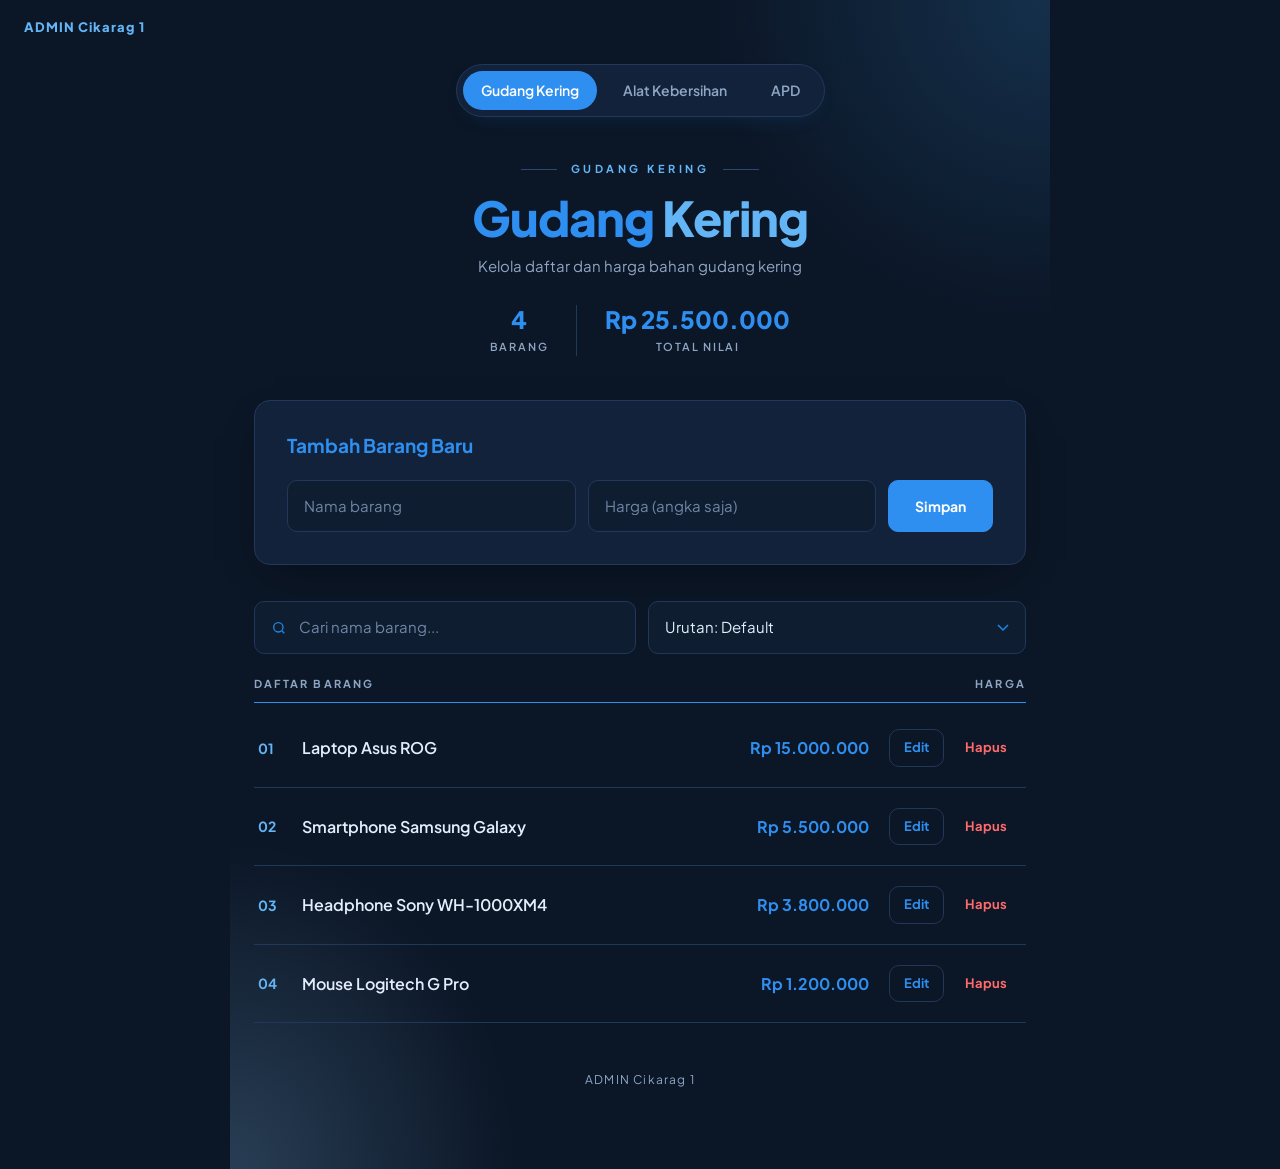
<file: index.html>
<!DOCTYPE html>
<html lang="id">
<head>
    <meta charset="UTF-8">
    <meta name="viewport" content="width=device-width, initial-scale=1.0">
    <title>Gudang Kering · ADMIN Cikarag 1</title>
    <link rel="preconnect" href="https://fonts.googleapis.com">
    <link rel="preconnect" href="https://fonts.gstatic.com" crossorigin>
    <link href="https://fonts.googleapis.com/css2?family=Plus+Jakarta+Sans:wght@400;500;600;700;800&display=swap" rel="stylesheet">
    <link rel="stylesheet" href="/style.css">
</head>
<body>
    <div class="admin-badge">ADMIN Cikarag 1</div>

    <nav class="nav" aria-label="Halaman">
        <a href="/" aria-current="page">Gudang Kering</a>
        <a href="/gudang-kebersihan">Alat Kebersihan</a>
        <a href="/gudang-apd">APD</a>
    </nav>

    <header class="masthead">
        <span class="eyebrow">Gudang Kering</span>
        <h1>Gudang <em>Kering</em></h1>
        <p class="tagline">Kelola daftar dan harga bahan gudang kering</p>
        <div class="stats">
            <div class="stat"><span class="stat-value" id="statCount">0</span><span class="stat-label">Barang</span></div>
            <div class="stat"><span class="stat-value" id="statTotal">Rp 0</span><span class="stat-label">Total Nilai</span></div>
        </div>
    </header>

    <!-- Form Tambah / Edit Barang -->
    <div class="card" id="formCard">
        <h3 id="formTitle">Tambah Barang Baru</h3>
        <form id="productForm" class="form-group">
            <!-- Input tersembunyi untuk menyimpan index saat mode edit -->
            <input type="hidden" id="editIndex" value="">
            <input type="text" id="newPriceName" placeholder="Nama barang" required>
            <input type="number" id="newPriceValue" placeholder="Harga (angka saja)" min="0" required>
            <button type="submit" id="submitBtn">Simpan</button>
        </form>
    </div>

    <!-- Kontrol Pencarian & Pengurutan -->
    <div class="controls">
        <input type="text" id="searchInput" class="search-box" placeholder="Cari nama barang...">

        <select id="sortInput" class="sort-box">
            <option value="default">Urutan: Default</option>
            <option value="cheap">Harga: Murah ke Mahal</option>
            <option value="expensive">Harga: Mahal ke Murah</option>
        </select>
    </div>

    <div class="list-heading"><span>Daftar Barang</span><span>Harga</span></div>

    <!-- Tempat Menampilkan Hasil -->
    <ul id="productList" class="product-list"></ul>

    <footer>ADMIN Cikarag 1</footer>

    <script>
        window.HALAMAN = {
            kunciPenyimpanan: "dataBarang",
            barangDefault: [
            { nama: "Laptop Asus ROG", harga: 15000000 },
            { nama: "Smartphone Samsung Galaxy", harga: 5500000 },
            { nama: "Headphone Sony WH-1000XM4", harga: 3800000 },
            { nama: "Mouse Logitech G Pro", harga: 1200000 }
        ]
        };
    </script>
    <script src="/app.js"></script>
</body>
</html>
</file>
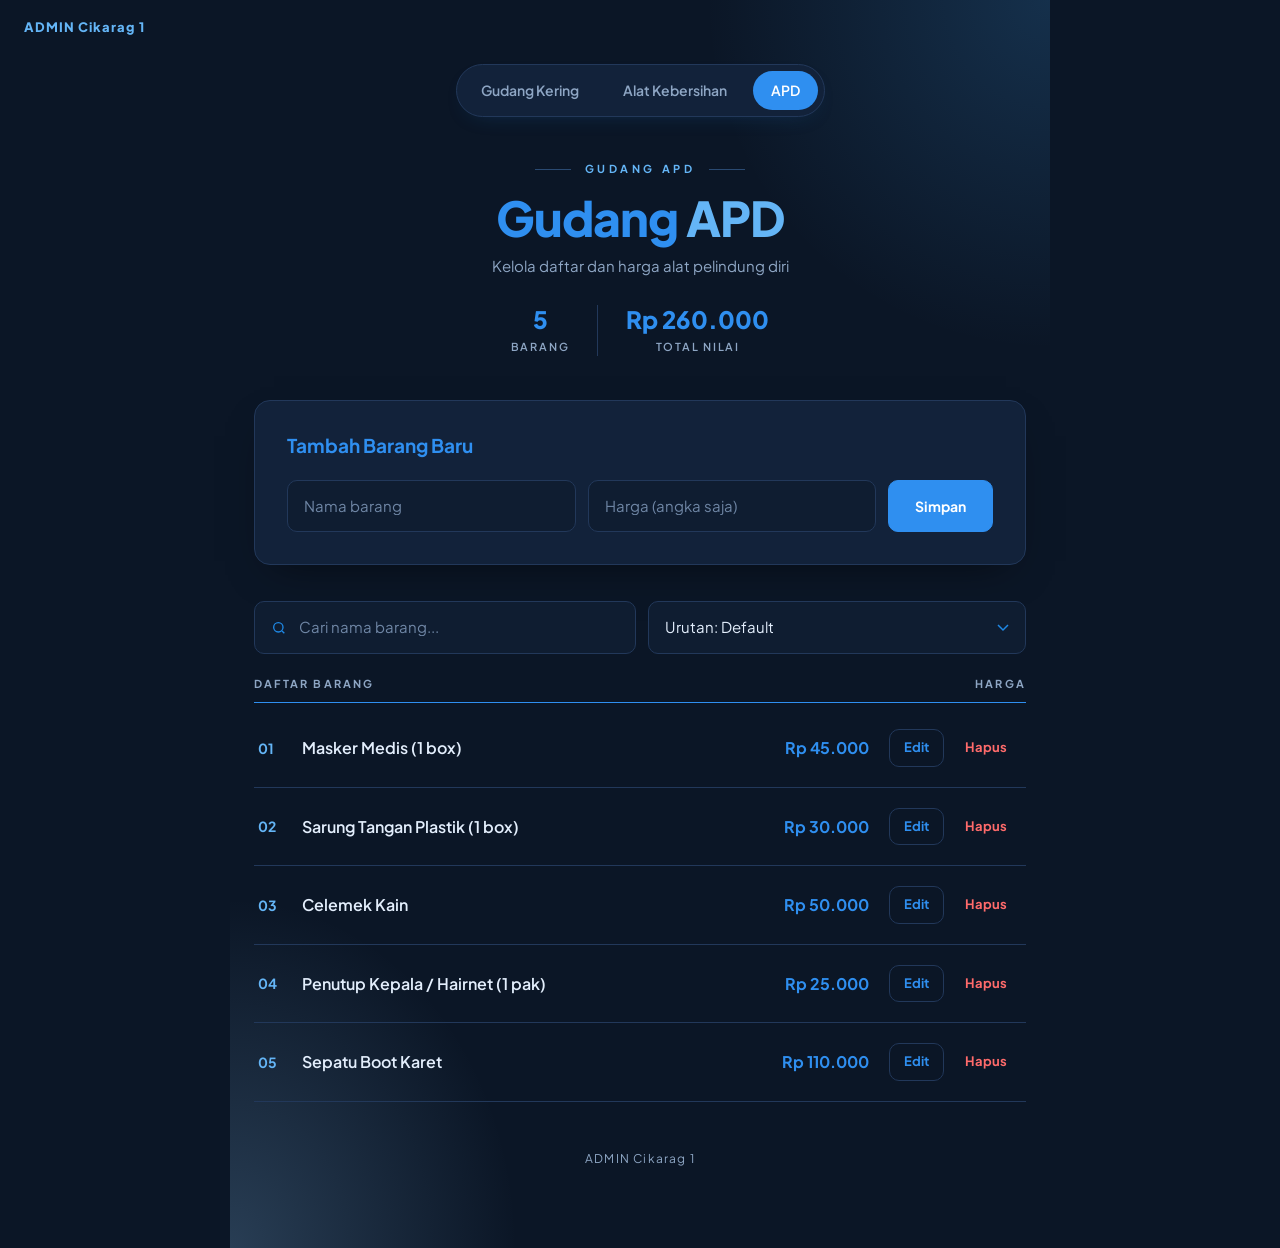
<file: gudang-apd.html>
<!DOCTYPE html>
<html lang="id">
<head>
    <meta charset="UTF-8">
    <meta name="viewport" content="width=device-width, initial-scale=1.0">
    <title>Gudang APD · ADMIN Cikarag 1</title>
    <link rel="preconnect" href="https://fonts.googleapis.com">
    <link rel="preconnect" href="https://fonts.gstatic.com" crossorigin>
    <link href="https://fonts.googleapis.com/css2?family=Plus+Jakarta+Sans:wght@400;500;600;700;800&display=swap" rel="stylesheet">
    <link rel="stylesheet" href="/style.css">
</head>
<body>
    <div class="admin-badge">ADMIN Cikarag 1</div>

    <nav class="nav" aria-label="Halaman">
        <a href="/">Gudang Kering</a>
        <a href="/gudang-kebersihan">Alat Kebersihan</a>
        <a href="/gudang-apd" aria-current="page">APD</a>
    </nav>

    <header class="masthead">
        <span class="eyebrow">Gudang APD</span>
        <h1>Gudang <em>APD</em></h1>
        <p class="tagline">Kelola daftar dan harga alat pelindung diri</p>
        <div class="stats">
            <div class="stat"><span class="stat-value" id="statCount">0</span><span class="stat-label">Barang</span></div>
            <div class="stat"><span class="stat-value" id="statTotal">Rp 0</span><span class="stat-label">Total Nilai</span></div>
        </div>
    </header>

    <!-- Form Tambah / Edit Barang -->
    <div class="card" id="formCard">
        <h3 id="formTitle">Tambah Barang Baru</h3>
        <form id="productForm" class="form-group">
            <!-- Input tersembunyi untuk menyimpan index saat mode edit -->
            <input type="hidden" id="editIndex" value="">
            <input type="text" id="newPriceName" placeholder="Nama barang" required>
            <input type="number" id="newPriceValue" placeholder="Harga (angka saja)" min="0" required>
            <button type="submit" id="submitBtn">Simpan</button>
        </form>
    </div>

    <!-- Kontrol Pencarian & Pengurutan -->
    <div class="controls">
        <input type="text" id="searchInput" class="search-box" placeholder="Cari nama barang...">

        <select id="sortInput" class="sort-box">
            <option value="default">Urutan: Default</option>
            <option value="cheap">Harga: Murah ke Mahal</option>
            <option value="expensive">Harga: Mahal ke Murah</option>
        </select>
    </div>

    <div class="list-heading"><span>Daftar Barang</span><span>Harga</span></div>

    <!-- Tempat Menampilkan Hasil -->
    <ul id="productList" class="product-list"></ul>

    <footer>ADMIN Cikarag 1</footer>

    <script>
        window.HALAMAN = {
            kunciPenyimpanan: "dataAPD",
            barangDefault: [
            { nama: "Masker Medis (1 box)", harga: 45000 },
            { nama: "Sarung Tangan Plastik (1 box)", harga: 30000 },
            { nama: "Celemek Kain", harga: 50000 },
            { nama: "Penutup Kepala / Hairnet (1 pak)", harga: 25000 },
            { nama: "Sepatu Boot Karet", harga: 110000 }
        ]
        };
    </script>
    <script src="/app.js"></script>
</body>
</html>
</file>
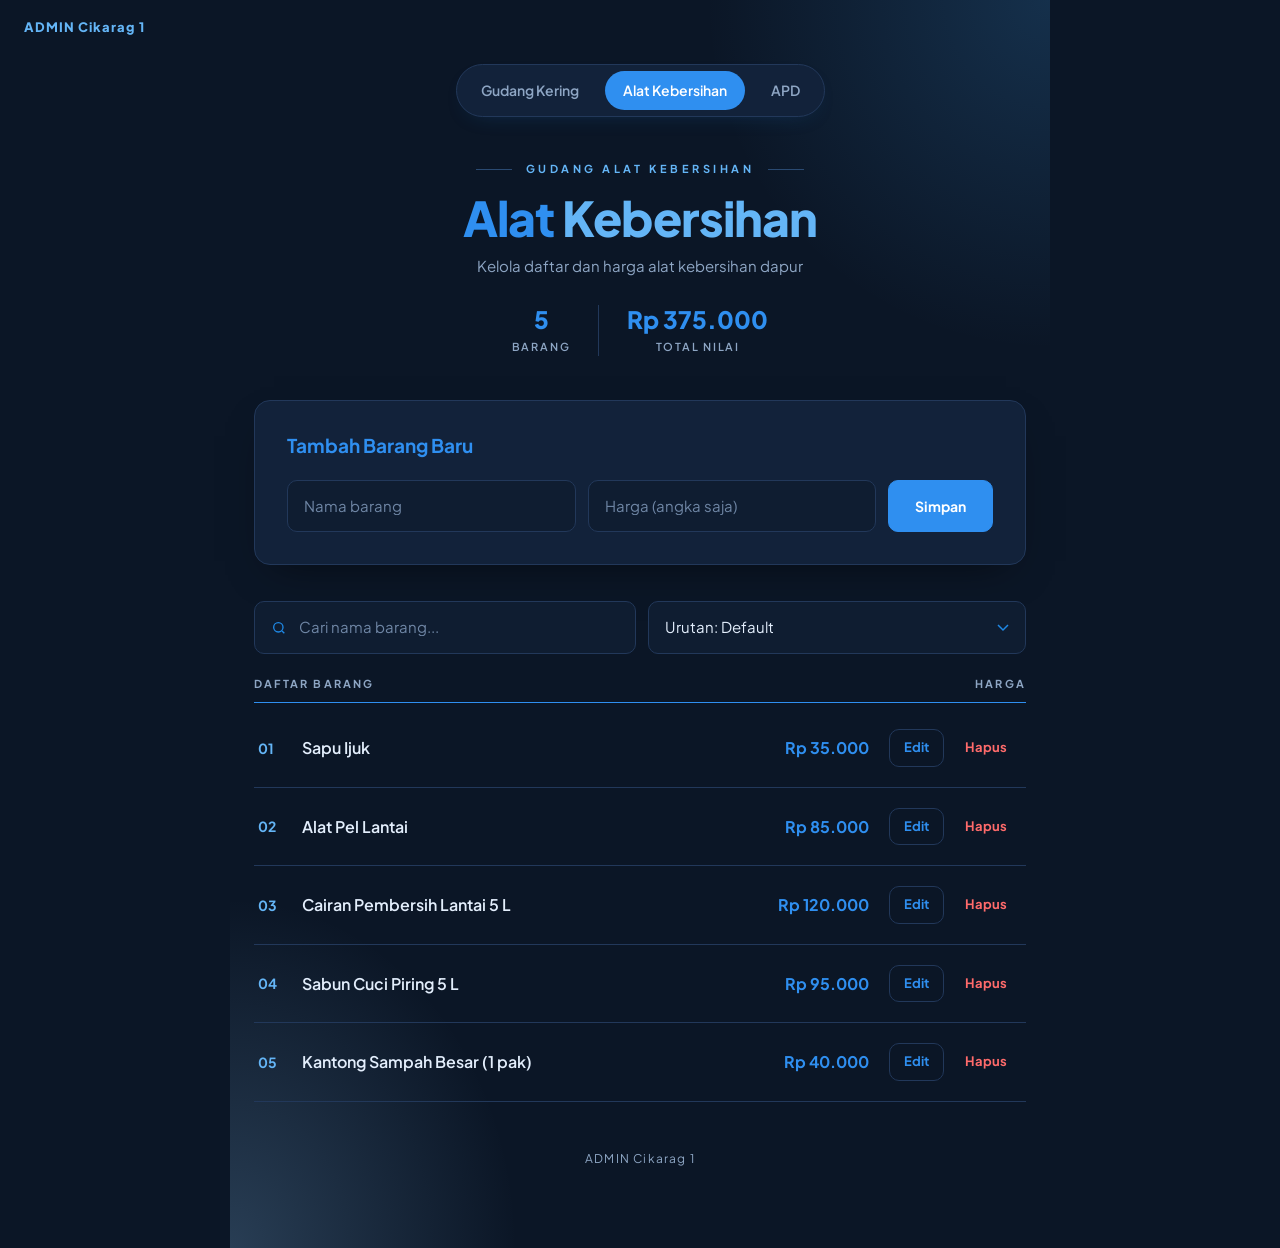
<file: gudang-kebersihan.html>
<!DOCTYPE html>
<html lang="id">
<head>
    <meta charset="UTF-8">
    <meta name="viewport" content="width=device-width, initial-scale=1.0">
    <title>Gudang Alat Kebersihan · ADMIN Cikarag 1</title>
    <link rel="preconnect" href="https://fonts.googleapis.com">
    <link rel="preconnect" href="https://fonts.gstatic.com" crossorigin>
    <link href="https://fonts.googleapis.com/css2?family=Plus+Jakarta+Sans:wght@400;500;600;700;800&display=swap" rel="stylesheet">
    <link rel="stylesheet" href="/style.css">
</head>
<body>
    <div class="admin-badge">ADMIN Cikarag 1</div>

    <nav class="nav" aria-label="Halaman">
        <a href="/">Gudang Kering</a>
        <a href="/gudang-kebersihan" aria-current="page">Alat Kebersihan</a>
        <a href="/gudang-apd">APD</a>
    </nav>

    <header class="masthead">
        <span class="eyebrow">Gudang Alat Kebersihan</span>
        <h1>Alat <em>Kebersihan</em></h1>
        <p class="tagline">Kelola daftar dan harga alat kebersihan dapur</p>
        <div class="stats">
            <div class="stat"><span class="stat-value" id="statCount">0</span><span class="stat-label">Barang</span></div>
            <div class="stat"><span class="stat-value" id="statTotal">Rp 0</span><span class="stat-label">Total Nilai</span></div>
        </div>
    </header>

    <!-- Form Tambah / Edit Barang -->
    <div class="card" id="formCard">
        <h3 id="formTitle">Tambah Barang Baru</h3>
        <form id="productForm" class="form-group">
            <!-- Input tersembunyi untuk menyimpan index saat mode edit -->
            <input type="hidden" id="editIndex" value="">
            <input type="text" id="newPriceName" placeholder="Nama barang" required>
            <input type="number" id="newPriceValue" placeholder="Harga (angka saja)" min="0" required>
            <button type="submit" id="submitBtn">Simpan</button>
        </form>
    </div>

    <!-- Kontrol Pencarian & Pengurutan -->
    <div class="controls">
        <input type="text" id="searchInput" class="search-box" placeholder="Cari nama barang...">

        <select id="sortInput" class="sort-box">
            <option value="default">Urutan: Default</option>
            <option value="cheap">Harga: Murah ke Mahal</option>
            <option value="expensive">Harga: Mahal ke Murah</option>
        </select>
    </div>

    <div class="list-heading"><span>Daftar Barang</span><span>Harga</span></div>

    <!-- Tempat Menampilkan Hasil -->
    <ul id="productList" class="product-list"></ul>

    <footer>ADMIN Cikarag 1</footer>

    <script>
        window.HALAMAN = {
            kunciPenyimpanan: "dataKebersihan",
            barangDefault: [
            { nama: "Sapu Ijuk", harga: 35000 },
            { nama: "Alat Pel Lantai", harga: 85000 },
            { nama: "Cairan Pembersih Lantai 5 L", harga: 120000 },
            { nama: "Sabun Cuci Piring 5 L", harga: 95000 },
            { nama: "Kantong Sampah Besar (1 pak)", harga: 40000 }
        ]
        };
    </script>
    <script src="/app.js"></script>
</body>
</html>
</file>
<file: style.css>
:root {
    --ivory: #0b1626;
    --paper: #12223a;
    --ink: #e3eefc;
    --forest: #2f8ff0;
    --forest-soft: #1976d2;
    --gold: #64b5f6;
    --gold-soft: #2a4a72;
    --muted: #8ea6c4;
    --line: #22385a;
    --danger: #ff6b6b;
    --serif: 'Plus Jakarta Sans', 'Segoe UI', sans-serif;
    --sans: 'Plus Jakarta Sans', 'Segoe UI', sans-serif;
}
* { box-sizing: border-box; }
html { background: var(--ivory); }
body {
    min-height: 100vh;
    max-width: 820px;
    margin: 0 auto;
    padding: 64px 24px 80px;
    background:
        radial-gradient(ellipse 60% 40% at 100% 0%, rgba(66, 165, 245, .18), transparent 70%),
        radial-gradient(ellipse 50% 40% at 0% 100%, rgba(144, 202, 249, .22), transparent 70%);
    color: var(--ink);
    font-family: var(--sans);
    font-size: 15px;
    line-height: 1.5;
    -webkit-font-smoothing: antialiased;
}
body::before {
    display: none;
    content: "";
    position: fixed;
    inset: 0;
    z-index: -1;
    pointer-events: none;
    opacity: .35;
    background-image: url("data:image/svg+xml,%3Csvg xmlns='http://www.w3.org/2000/svg' width='160' height='160'%3E%3Cfilter id='n'%3E%3CfeTurbulence type='fractalNoise' baseFrequency='.9' numOctaves='2'/%3E%3CfeColorMatrix values='0 0 0 0 0.4 0 0 0 0 0.35 0 0 0 0 0.3 0 0 0 .08 0'/%3E%3C/filter%3E%3Crect width='100%25' height='100%25' filter='url(%23n)'/%3E%3C/svg%3E");
}

/* Kepala halaman */
.masthead { margin-bottom: 44px; text-align: center; animation: muncul .7s ease both; }
.eyebrow {
    display: inline-flex;
    align-items: center;
    gap: 14px;
    color: var(--gold);
    font-size: 11px;
    font-weight: 700;
    letter-spacing: .32em;
    text-transform: uppercase;
}
.eyebrow::before, .eyebrow::after { content: ""; width: 36px; height: 1px; background: var(--gold-soft); }
h1 {
    margin: 14px 0 10px;
    color: var(--forest);
    font-family: var(--serif);
    font-size: clamp(34px, 7vw, 48px);
    font-weight: 800;
    line-height: 1.1;
    letter-spacing: -.02em;
}
h1 em { color: var(--gold); font-style: normal; }
.tagline { margin: 0; color: var(--muted); font-size: 15px; }
.stats {
    display: flex;
    justify-content: center;
    gap: 0;
    margin-top: 28px;
}
.stat { padding: 0 28px; }
.stat + .stat { border-left: 1px solid var(--line); }
.stat-value { display: block; color: var(--forest); font-family: var(--serif); font-size: 24px; font-weight: 800; line-height: 1.2; }
.stat-label { color: var(--muted); font-size: 11px; font-weight: 600; letter-spacing: .16em; text-transform: uppercase; }

/* Kartu formulir */
.card {
    position: relative;
    margin-bottom: 36px;
    padding: 30px 32px 32px;
    background: var(--paper);
    border: 1px solid var(--line);
    border-radius: 16px;
    box-shadow: 0 16px 40px -20px rgba(0, 0, 0, .6);
    animation: muncul .7s .1s ease both;
}
.card::before {
    display: none;
    content: "";
    position: absolute;
    inset: 6px;
    border: 1px solid rgba(176, 141, 87, .22);
    border-radius: 2px;
    pointer-events: none;
}
.card.editing { border-color: var(--gold-soft); }
#formTitle {
    margin: 0 0 20px;
    color: var(--forest);
    font-family: var(--serif);
    font-size: 19px;
    font-weight: 700;
}
.form-group, .controls { display: flex; gap: 12px; }
.form-group { margin: 0; position: relative; }
input, select {
    min-width: 0;
    padding: 14px 16px;
    border: 1px solid var(--line);
    border-radius: 10px;
    background: #0f1d31;
    color: var(--ink);
    font: inherit;
    outline: none;
    transition: border-color .25s, box-shadow .25s;
}
input::placeholder { color: #6f86a5; }
input:focus, select:focus { border-color: var(--gold); box-shadow: 0 0 0 3px rgba(66, 165, 245, .18); }
input[type="text"], input[type="number"] { flex: 1; }
select {
    appearance: none;
    padding-right: 40px;
    background-image: url("data:image/svg+xml,%3Csvg xmlns='http://www.w3.org/2000/svg' width='12' height='8' viewBox='0 0 12 8'%3E%3Cpath d='M1 1l5 5 5-5' fill='none' stroke='%231e88e5' stroke-width='1.5'/%3E%3C/svg%3E");
    background-repeat: no-repeat;
    background-position: right 16px center;
    cursor: pointer;
}
button {
    padding: 13px 26px;
    border: 1px solid var(--forest);
    border-radius: 10px;
    background: var(--forest);
    color: #fff;
    font: inherit;
    font-size: 14px;
    font-weight: 700;
    cursor: pointer;
    transition: background .25s, color .25s, border-color .25s, transform .15s;
}
button:hover { background: var(--forest-soft); border-color: var(--forest-soft); }
button:active { transform: translateY(1px); }
button:focus-visible { outline: 2px solid var(--gold); outline-offset: 3px; }
.card.editing #submitBtn { background: var(--gold); border-color: var(--gold); color: #fff; }
.card.editing #submitBtn:hover { background: #1e88e5; border-color: #1e88e5; }

/* Kontrol pencarian */
.controls { margin-bottom: 22px; animation: muncul .7s .2s ease both; }
.search-box { flex: 2; padding-left: 44px; background: #0f1d31 url("data:image/svg+xml,%3Csvg xmlns='http://www.w3.org/2000/svg' width='16' height='16' viewBox='0 0 24 24' fill='none' stroke='%231e88e5' stroke-width='2'%3E%3Ccircle cx='11' cy='11' r='7'/%3E%3Cpath d='M20 20l-3.5-3.5'/%3E%3C/svg%3E") no-repeat 16px center; }
.sort-box { flex: 1; }

/* Daftar barang */
.list-heading {
    display: flex;
    align-items: baseline;
    justify-content: space-between;
    margin: 0 0 6px;
    padding-bottom: 10px;
    border-bottom: 1px solid var(--forest);
    color: var(--muted);
    font-size: 11px;
    font-weight: 700;
    letter-spacing: .2em;
    text-transform: uppercase;
}
.product-list { margin: 0; padding: 0; list-style: none; counter-reset: item; }
.product-item {
    display: grid;
    grid-template-columns: auto 1fr auto;
    align-items: center;
    gap: 20px;
    padding: 20px 4px;
    border-bottom: 1px solid var(--line);
    counter-increment: item;
    animation: muncul .45s ease both;
    transition: background .25s, padding .25s;
}
.product-item::before {
    content: counter(item, decimal-leading-zero);
    color: var(--gold);
    font-size: 14px;
    font-weight: 700;
    min-width: 24px;
}
.product-item:hover { background: linear-gradient(90deg, rgba(66, 165, 245, .08), transparent); padding-left: 12px; }
.product-info { display: flex; align-items: baseline; gap: 14px; min-width: 0; }
.product-name { flex: 1; min-width: 0; font-weight: 600; font-size: 16px; overflow-wrap: anywhere; }
.product-price {
    color: var(--forest);
    font-family: var(--serif);
    font-size: 16px;
    font-weight: 700;
    white-space: nowrap;
}
.action-buttons { display: flex; gap: 6px; }
.btn-edit, .btn-delete {
    padding: 8px 14px;
    background: transparent;
    font-size: 13px;
}
.btn-edit { border-color: var(--line); color: var(--forest); }
.btn-edit:hover { background: var(--forest); border-color: var(--forest); color: #fff; }
.btn-delete { border-color: transparent; color: var(--danger); }
.btn-delete:hover { background: var(--danger); border-color: var(--danger); color: #fff; }
.no-result {
    padding: 48px 20px;
    border-bottom: 1px solid var(--line);
    color: var(--muted);
    font-size: 17px;
    font-weight: 600;
    text-align: center;
}
.no-result small { display: block; margin-top: 6px; font-size: 13px; font-weight: 400; }
footer { margin-top: 48px; color: var(--muted); font-size: 12px; letter-spacing: .1em; text-align: center; }
footer::before { content: ""; display: block; margin-bottom: 10px; color: var(--gold); }

@media (max-width: 640px) {
    body { padding: 40px 16px 60px; }
    .card { padding: 24px 20px; }
    .form-group, .controls { flex-direction: column; }
    .form-group button { width: 100%; }
    .stat { padding: 0 18px; }
    .product-item { grid-template-columns: auto 1fr; gap: 10px 14px; }
    .product-info { flex-direction: column; gap: 2px; }
    .action-buttons { grid-column: 2; }
}
@keyframes muncul {
    from { opacity: 0; transform: translateY(10px); }
    to { opacity: 1; transform: translateY(0); }
}
@media (prefers-reduced-motion: reduce) {
    *, *::before, *::after { animation-duration: .01ms !important; transition-duration: .01ms !important; }
}

/* Navigasi antar halaman */
.nav {
    display: flex;
    justify-content: center;
    flex-wrap: wrap;
    gap: 8px;
    margin: 0 auto 36px;
    padding: 6px;
    width: fit-content;
    max-width: 100%;
    background: var(--paper);
    border: 1px solid var(--line);
    border-radius: 999px;
    box-shadow: 0 8px 24px -16px rgba(30, 136, 229, .35);
}
.nav a {
    padding: 9px 18px;
    border-radius: 999px;
    color: var(--muted);
    font-size: 14px;
    font-weight: 600;
    text-decoration: none;
    transition: background .2s, color .2s;
}
.nav a:hover { color: var(--forest); background: var(--ivory); }
.nav a[aria-current="page"] { background: var(--forest); color: #fff; }
.nav a:focus-visible { outline: 2px solid var(--gold); outline-offset: 2px; }
@media (max-width: 640px) {
    .nav { border-radius: 16px; }
    .nav a { padding: 8px 12px; font-size: 13px; }
}

.admin-badge {
    position: absolute;
    top: 18px;
    left: 24px;
    color: var(--gold);
    font-size: 13px;
    font-weight: 800;
    letter-spacing: .08em;
}
@media (max-width: 640px) { .admin-badge { top: 12px; left: 16px; font-size: 12px; } }
</file>
